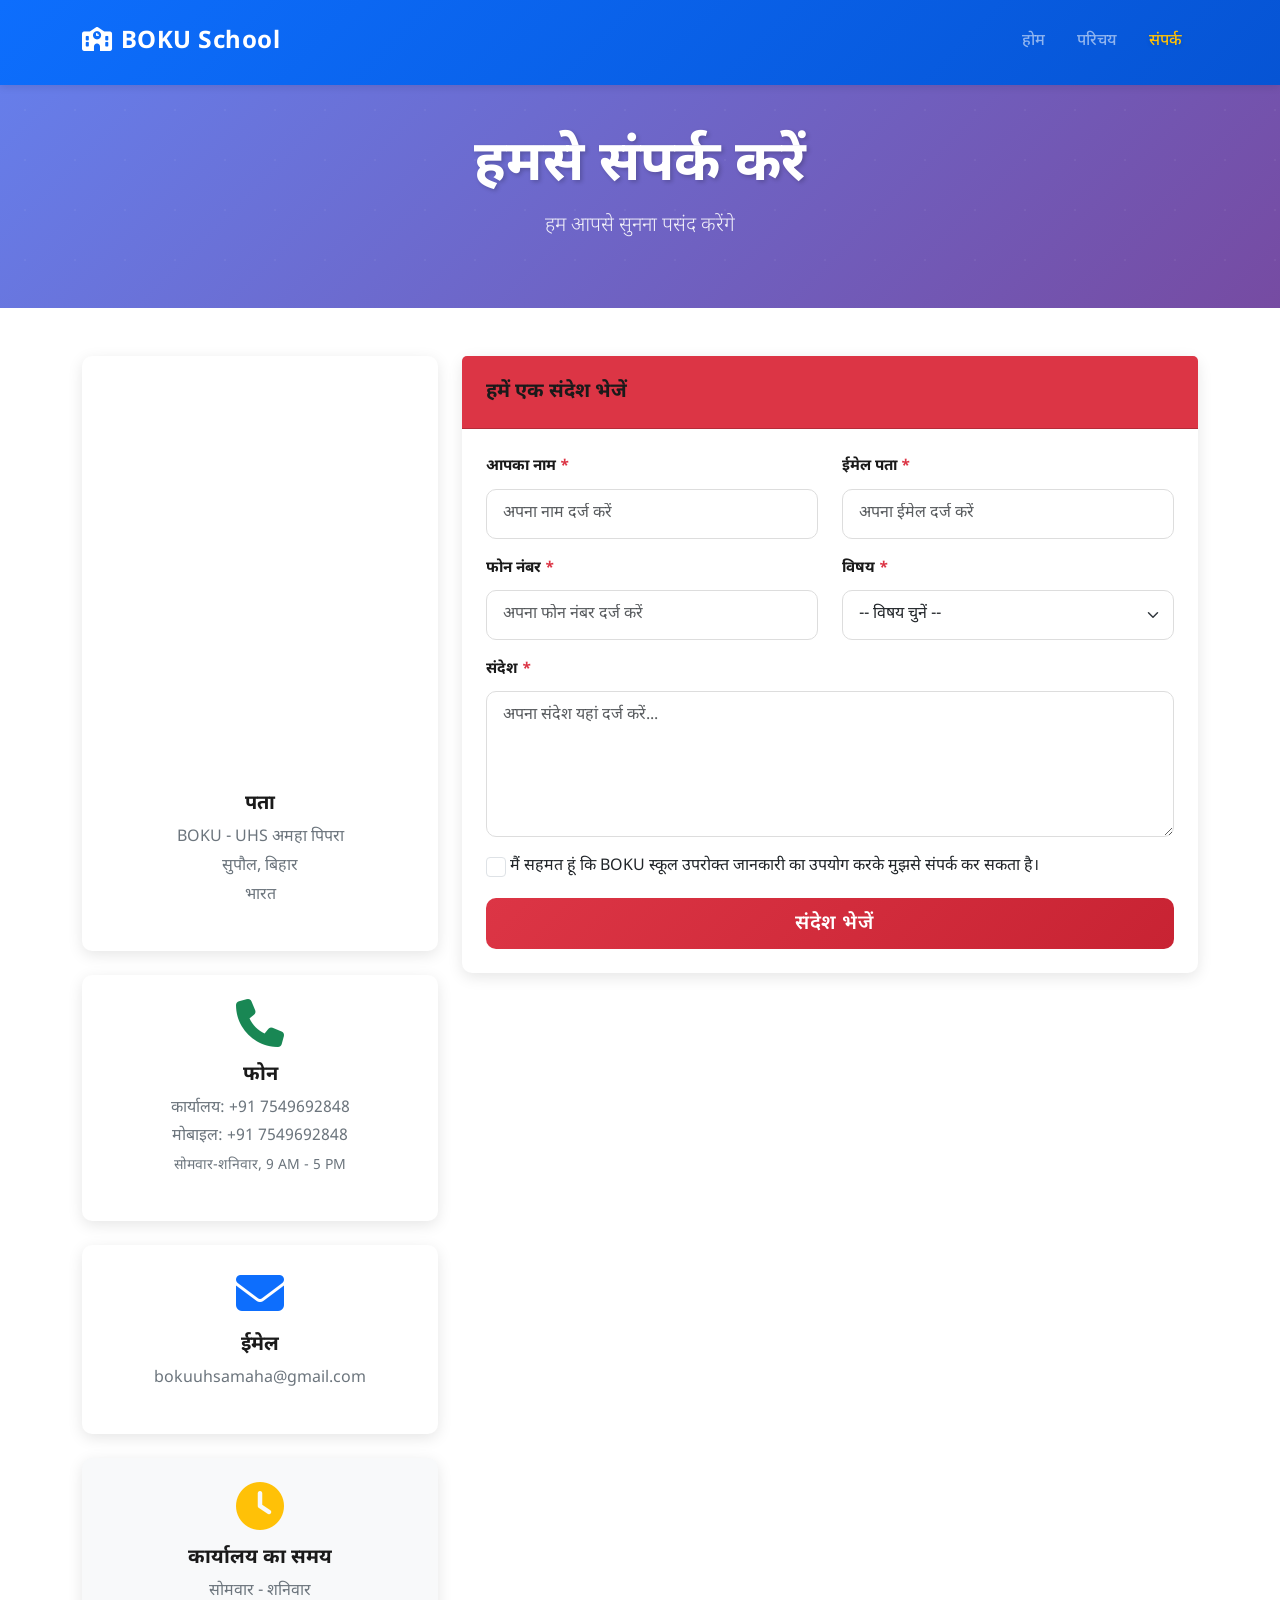
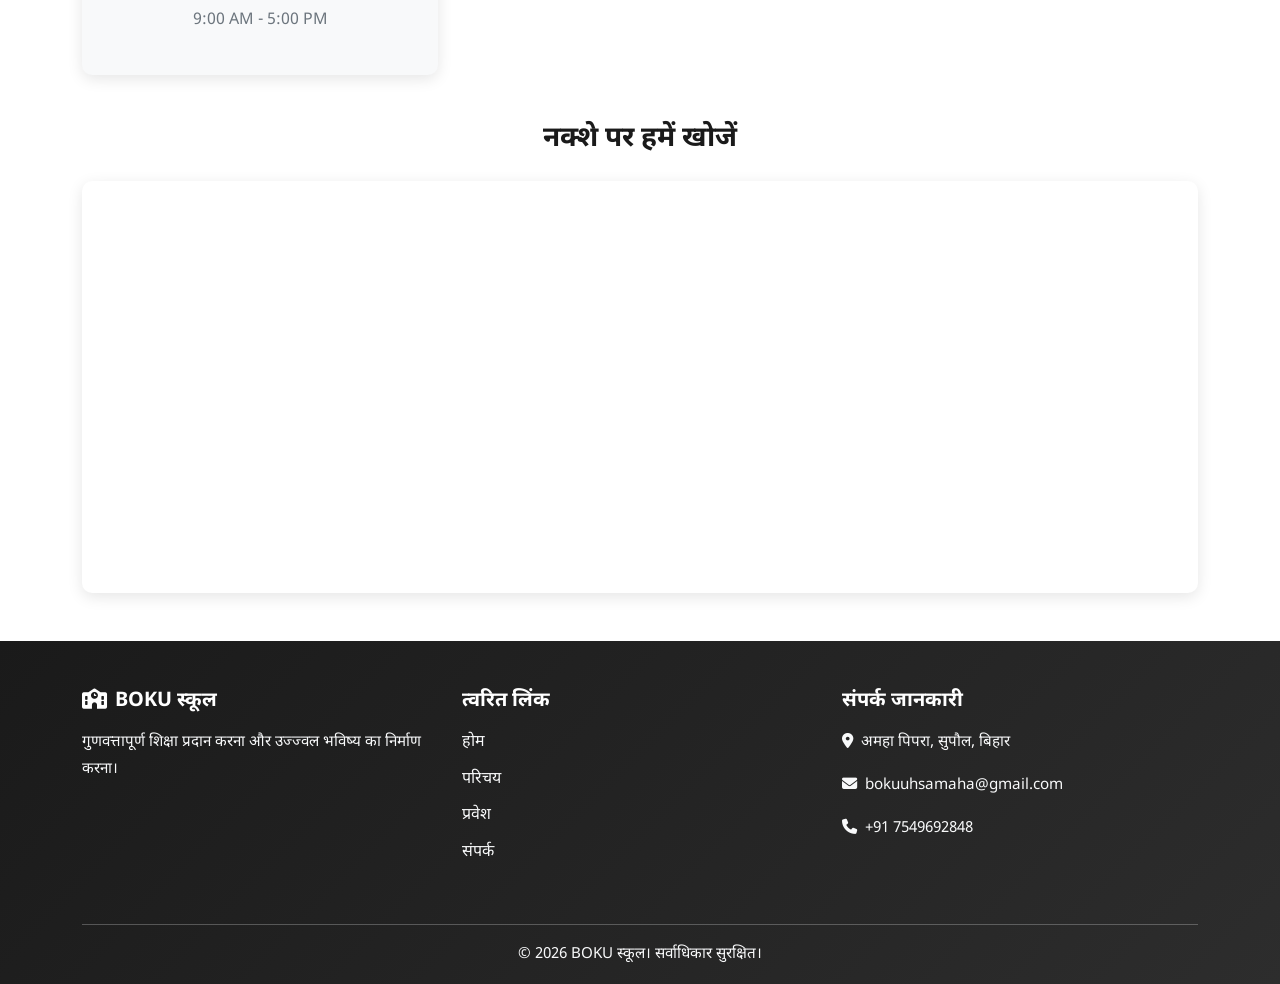
<file: contact.html>
<!DOCTYPE html>
<html lang="en">
<head>
    <meta charset="UTF-8">
    <meta name="viewport" content="width=device-width, initial-scale=1">
   
    <title>Contact BOKU School</title>

    <link href="https://cdn.jsdelivr.net/npm/bootstrap@5.3.0/dist/css/bootstrap.min.css" rel="stylesheet">
    <link rel="stylesheet" href="https://cdnjs.cloudflare.com/ajax/libs/font-awesome/6.5.0/css/all.min.css">
    <!-- Google Fonts with Hindi Support -->
    <link href="https://fonts.googleapis.com/css2?family=Noto+Sans+Devanagari:wght@400;600;700&family=Poppins:wght@300;400;600;700&display=swap" rel="stylesheet">
    <link rel="stylesheet" href="style.css">
</head>

<body class="d-flex flex-column min-vh-100">

<!-- ========== NAVBAR ========== -->
<nav class="navbar navbar-expand-lg navbar-dark bg-gradient shadow-sm sticky-top">
  <div class="container">
    <a class="navbar-brand fw-bold fs-4" href="index.html">
      <i class="fas fa-school me-2"></i>BOKU School
    </a>
    <button class="navbar-toggler" data-bs-toggle="collapse" data-bs-target="#navMenu">
      <span class="navbar-toggler-icon"></span>
    </button>
    <div class="collapse navbar-collapse" id="navMenu">
      <ul class="navbar-nav ms-auto">
        <li class="nav-item"><a class="nav-link" href="index.html">होम</a></li>
        <li class="nav-item"><a class="nav-link" href="about.html">परिचय</a></li>
        
        <li class="nav-item"><a class="nav-link active" href="contact.html">संपर्क</a></li>
      </ul>
    </div>
  </div>
</nav>

<!-- ========== PAGE HEADER ========== -->
<section class="page-header bg-danger text-white py-5">
  <div class="container text-center">
    <h1 class="display-4 fw-bold">हमसे संपर्क करें</h1>
    <p class="lead">हम आपसे सुनना पसंद करेंगे</p>
  </div>
</section>

<!-- ========== MAIN CONTENT ========== -->
<section class="py-5">
  <div class="container">
    
    <div class="row g-4">
      
      <!-- Contact Info -->
      <div class="col-lg-4">
        
        <div class="card shadow border-0 mb-4">
          <div class="card-body text-center p-4">
            <iframe src="https://www.google.com/maps/embed?pb=!1m18!1m12!1m3!1d3592.4637123456!2d86.2173556!3d26.1234567!2m3!1f0!2f0!3f0!3m2!1i1024!2i768!4f13.1!3m3!1m2!1s0x39ec60a2b3c4d4d5%3A0x1a2b3c4d5e6f7g8h!2sAMAHA%20PIPRA%2C%20SUPAUL!5e0!3m2!1sen!2sin!4v1655000000000" width="100%" height="400" style="border:0;" allowfullscreen="" loading="lazy" referrerpolicy="no-referrer-when-downgrade"></iframe>
            <h5 class="fw-bold">पता</h5>
            <p class="text-muted">
              BOKU - UHS अमहा पिपरा<br>
              सुपौल, बिहार<br>
              भारत
            </p>
          </div>
        </div>

        <div class="card shadow border-0 mb-4">
          <div class="card-body text-center p-4">
            <i class="fas fa-phone fa-3x text-success mb-3"></i>
            <h5 class="fw-bold">फोन</h5>
            <p class="text-muted">
              कार्यालय: +91 7549692848<br>
              मोबाइल: +91 7549692848<br>
              <small class="text-muted">सोमवार-शनिवार, 9 AM - 5 PM</small>
            </p>
          </div>
        </div>

        <div class="card shadow border-0 mb-4">
          <div class="card-body text-center p-4">
            <i class="fas fa-envelope fa-3x text-primary mb-3"></i>
            <h5 class="fw-bold">ईमेल</h5>
            <p class="text-muted">
              bokuuhsamaha@gmail.com<br>
              
            </p>
          </div>
        </div>

        <div class="card shadow border-0 bg-light">
          <div class="card-body text-center p-4">
            <i class="fas fa-clock fa-3x text-warning mb-3"></i>
            <h5 class="fw-bold">कार्यालय का समय</h5>
            <p class="text-muted">
              सोमवार - शनिवार<br>
              9:00 AM - 5:00 PM<br>
              
            </p>
          </div>
        </div>

      </div>

      <!-- Contact Form -->
      <div class="col-lg-8">
        <div class="card shadow border-0">
          <div class="card-header bg-danger text-white">
            <h5 class="fw-bold mb-0">हमें एक संदेश भेजें</h5>
          </div>
          <div class="card-body p-4">
            <form id="contactForm">
              
              <div class="row">
                <div class="col-md-6 mb-3">
                  <label for="contactName" class="form-label fw-bold">आपका नाम <span class="text-danger">*</span></label>
                  <input type="text" class="form-control" id="contactName" placeholder="अपना नाम दर्ज करें" required>
                </div>
                <div class="col-md-6 mb-3">
                  <label for="contactEmail" class="form-label fw-bold">ईमेल पता <span class="text-danger">*</span></label>
                  <input type="email" class="form-control" id="contactEmail" placeholder="अपना ईमेल दर्ज करें" required>
                </div>
              </div>

              <div class="row">
                <div class="col-md-6 mb-3">
                  <label for="contactPhone" class="form-label fw-bold">फोन नंबर <span class="text-danger">*</span></label>
                  <input type="tel" class="form-control" id="contactPhone" placeholder="अपना फोन नंबर दर्ज करें" required>
                </div>
                <div class="col-md-6 mb-3">
                  <label for="subject" class="form-label fw-bold">विषय <span class="text-danger">*</span></label>
                  <select class="form-select" id="subject" required>
                    <option value="">-- विषय चुनें --</option>
                    <option value="Admission Inquiry">प्रवेश पूछताछ</option>
                    <option value="General Question">सामान्य प्रश्न</option>
                    <option value="Feedback">प्रतिक्रिया</option>
                    <option value="Other">अन्य</option>
                  </select>
                </div>
              </div>

              <div class="mb-3">
                <label for="message" class="form-label fw-bold">संदेश <span class="text-danger">*</span></label>
                <textarea class="form-control" id="message" rows="5" placeholder="अपना संदेश यहां दर्ज करें..." required></textarea>
              </div>

              <div class="mb-3">
                <div class="form-check">
                  <input class="form-check-input" type="checkbox" id="contactTerms" required>
                  <label class="form-check-label" for="contactTerms">
                    मैं सहमत हूं कि BOKU स्कूल उपरोक्त जानकारी का उपयोग करके मुझसे संपर्क कर सकता है।
                  </label>
                </div>
              </div>

              <div class="d-grid gap-2">
                <button type="submit" class="btn btn-danger btn-lg">
                  <i class="fas fa-send me-2"></i>संदेश भेजें
                </button>
              </div>

            </form>
          </div>
        </div>
      </div>

    </div>

    <!-- Map Section -->
    <div class="row mt-5">
      <div class="col-12">
        <h3 class="fw-bold mb-4 text-center">नक्शे पर हमें खोजें</h3>
        <div class="card shadow border-0">
          <div class="card-body p-0">
            <iframe src="https://www.google.com/maps/embed?pb=!1m18!1m12!1m3!1d3592.4637123456!2d86.2173556!3d26.1234567!2m3!1f0!2f0!3f0!3m2!1i1024!2i768!4f13.1!3m3!1m2!1s0x39ec60a2b3c4d4d5%3A0x1a2b3c4d5e6f7g8h!2sAMAHA%20PIPRA%2C%20SUPAUL!5e0!3m2!1sen!2sin!4v1655000000000" width="100%" height="400" style="border:0;" allowfullscreen="" loading="lazy" referrerpolicy="no-referrer-when-downgrade"></iframe>
          </div>
        </div>
      </div>
    </div>

  </div>
</section>

<!-- ========== FOOTER ========== -->
<footer class="bg-dark text-white pt-5 pb-3 mt-auto">
  <div class="container">
    <div class="row">
      <div class="col-md-4 mb-4">
        <h5 class="fw-bold mb-3"><i class="fas fa-school me-2"></i>BOKU स्कूल</h5>
        <p class="text-light">गुणवत्तापूर्ण शिक्षा प्रदान करना और उज्ज्वल भविष्य का निर्माण करना।</p>
      </div>
      <div class="col-md-4 mb-4">
        <h5 class="fw-bold mb-3">त्वरित लिंक</h5>
        <ul class="list-unstyled">
          <li><a href="index.html" class="text-decoration-none text-light hover-link">होम</a></li>
          <li><a href="about.html" class="text-decoration-none text-light hover-link">परिचय</a></li>
          <li><a href="admission.html" class="text-decoration-none text-light hover-link">प्रवेश</a></li>
          <li><a href="contact.html" class="text-decoration-none text-light hover-link">संपर्क</a></li>
        </ul>
      </div>
      <div class="col-md-4 mb-4">
        <h5 class="fw-bold mb-3">संपर्क जानकारी</h5>
        <p class="text-light"><i class="fas fa-map-marker-alt me-2"></i>अमहा पिपरा, सुपौल, बिहार</p>
        <p class="text-light"><i class="fas fa-envelope me-2"></i>bokuuhsamaha@gmail.com</p>
        <p class="text-light"><i class="fas fa-phone me-2"></i>+91 7549692848</p>
      </div>
    </div>
    <hr class="bg-light">
    <div class="text-center">
      <p class="mb-0 text-light">&copy; 2026 BOKU स्कूल। सर्वाधिकार सुरक्षित।</p>
    </div>
  </div>
</footer>

<script src="https://cdn.jsdelivr.net/npm/bootstrap@5.3.0/dist/js/bootstrap.bundle.min.js"></script>
<script>
  document.getElementById('contactForm').addEventListener('submit', function(e) {
    e.preventDefault();
    alert('Thank you for contacting us! We will get back to you soon.');
    this.reset();
  });
</script>

</body>
</html>
</file>
<file: style.css>
/* ========================================
   BOKU SCHOOL - MODERN DESIGN CSS
   ======================================== */

:root {
  --primary-color: #0d6efd;
  --success-color: #198754;
  --danger-color: #dc3545;
  --warning-color: #ffc107;
  --dark-color: #212529;
  --light-color: #f8f9fa;
  --text-muted: #6c757d;
  --border-radius: 10px;
  --box-shadow: 0 4px 15px rgba(0, 0, 0, 0.1);
}

/* ========== GENERAL STYLES ========== */
* {
  margin: 0;
  padding: 0;
  box-sizing: border-box;
}

html, body {
  font-family: 'Noto Sans Devanagari', 'Poppins', sans-serif;
  line-height: 1.8;
  color: #333;
  scroll-behavior: smooth;
}

h1, h2, h3, h4, h5, h6 {
  font-family: 'Noto Sans Devanagari', 'Playfair Display', serif;
  color: #1a1a1a;
}

p {
  color: #555;
}

/* ========== NAVBAR ========== */
.navbar {
  background: linear-gradient(135deg, #0d6efd 0%, #0654d4 100%) !important;
  padding: 1rem 0;
  box-shadow: 0 2px 8px rgba(0, 0, 0, 0.1);
}

.navbar-brand {
  font-size: 1.5rem !important;
  font-weight: 700 !important;
  letter-spacing: 0.5px;
  transition: all 0.3s ease;
}

.navbar-brand:hover {
  transform: scale(1.05);
}

.navbar-nav .nav-link {
  margin: 0 0.5rem;
  transition: all 0.3s ease;
  font-weight: 500;
}

.navbar-nav .nav-link:hover,
.navbar-nav .nav-link.active {
  color: #ffc107 !important;
  text-shadow: 0 2px 4px rgba(0, 0, 0, 0.1);
}

/* ========== HERO SECTION ========== */
.hero-section {
  min-height: 100vh;
  background: linear-gradient(135deg, #667eea 0%, #764ba2 100%);
  position: relative;
  overflow: hidden;
}

.hero-section::before {
  content: '';
  position: absolute;
  top: 0;
  left: 0;
  right: 0;
  bottom: 0;
  background: url('images/school.jpg');
  background-size: cover;
  background-position: center;
  opacity: 0.3;
  z-index: 0;
}

.hero-section > .container {
  position: relative;
  z-index: 1;
}

.hero-section h1 {
  color: white;
  font-size: 3.5rem;
  font-weight: 800;
  text-shadow: 2px 2px 4px rgba(0, 0, 0, 0.3);
  animation: slideInDown 0.8s ease;
}

.hero-section .lead {
  color: #f0f0f0;
  font-size: 1.5rem;
  text-shadow: 1px 1px 2px rgba(0, 0, 0, 0.2);
  animation: slideInUp 0.8s ease;
}

.hero-section .btn {
  transition: all 0.3s ease;
  font-weight: 600;
  padding: 0.75rem 2rem;
  border-radius: var(--border-radius);
}

.hero-section .btn:hover {
  transform: translateY(-3px);
  box-shadow: 0 8px 20px rgba(0, 0, 0, 0.2);
}

/* ========== HIGHLIGHTS SECTION ========== */
.highlights {
  background: white;
  padding: 60px 0;
}

.highlight-card {
  padding: 30px;
  border-radius: var(--border-radius);
  transition: all 0.3s ease;
}

.highlight-card:hover {
  transform: translateY(-10px);
  box-shadow: var(--box-shadow);
}

.highlight-card i {
  transition: all 0.3s ease;
}

.highlight-card:hover i {
  transform: scale(1.2) rotate(5deg);
}

/* ========== GALLERY SECTION ========== */
.gallery-section {
  background: white;
  padding: 60px 0;
}

.gallery-item {
  position: relative;
  overflow: hidden;
  border-radius: var(--border-radius);
  height: 280px;
}

.gallery-item img {
  width: 100%;
  height: 100%;
  object-fit: cover;
  transition: all 0.4s ease;
}

.gallery-item:hover img {
  transform: scale(1.1) rotate(2deg);
  filter: brightness(0.8);
}

.gallery-item .overlay {
  position: absolute;
  top: 0;
  left: 0;
  right: 0;
  bottom: 0;
  background: rgba(13, 110, 253, 0.8);
  display: flex;
  align-items: center;
  justify-content: center;
  opacity: 0;
  transition: all 0.3s ease;
}

.gallery-item:hover .overlay {
  opacity: 1;
}

.gallery-item .overlay h5 {
  color: white;
  font-size: 1.5rem;
  margin: 0;
}

/* ========== EVENTS SECTION ========== */
.events-section {
  background: linear-gradient(135deg, #f5f7fa 0%, #c3cfe2 100%);
  padding: 60px 0;
}

.event-card {
  background: white;
  border-radius: var(--border-radius);
  overflow: hidden;
  transition: all 0.3s ease;
  height: 100%;
}

.event-card:hover {
  transform: translateY(-8px);
  box-shadow: 0 15px 30px rgba(0, 0, 0, 0.15);
}

.event-image {
  position: relative;
  height: 200px;
  overflow: hidden;
}

.event-image img {
  width: 100%;
  height: 100%;
  object-fit: cover;
  transition: all 0.3s ease;
}

.event-card:hover .event-image img {
  transform: scale(1.08);
}

.event-badge {
  position: absolute;
  top: 15px;
  right: 15px;
  background: linear-gradient(135deg, #0d6efd, #0654d4);
  color: white;
  padding: 0.4rem 1rem;
  border-radius: 20px;
  font-size: 0.8rem;
  font-weight: 600;
}

.event-content {
  background: white;
}

.event-content h5 {
  color: #1a1a1a;
  margin-bottom: 10px;
}

.event-content p {
  font-size: 0.95rem;
}

/* ========== INFRASTRUCTURE SECTION ========== */
.infrastructure-section {
  background: white;
  padding: 60px 0;
}

.infrastructure-section img {
  border-radius: var(--border-radius);
  animation: slideInLeft 0.8s ease;
}

.infrastructure-section h3 {
  font-size: 2rem;
  color: #1a1a1a;
  margin-bottom: 15px;
}

.infrastructure-section ul li {
  font-size: 1rem;
  color: #555;
  margin-bottom: 12px;
}

.infrastructure-section ul li i {
  color: var(--success-color);
  font-size: 1.2rem;
}

/* ========== FACILITY GALLERY ========== */
.facility-gallery-item {
  transition: all 0.3s ease;
  padding: 10px;
}

.facility-gallery-item img {
  transition: all 0.3s ease;
  height: 250px;
  object-fit: cover;
  border-radius: var(--border-radius);
}

.facility-gallery-item:hover img {
  transform: scale(1.05);
  filter: brightness(0.9);
  box-shadow: 0 12px 24px rgba(0, 0, 0, 0.2);
}

.facility-gallery-item h6 {
  font-size: 1.1rem;
  color: #1a1a1a;
}

.facility-gallery-item:hover h6 {
  color: var(--primary-color);
}

.feature-card {
  background: white;
  border-radius: var(--border-radius);
  padding: 25px;
  transition: all 0.3s ease;
  border: none;
  overflow: hidden;
}

.feature-card::before {
  content: '';
  position: absolute;
  top: 0;
  left: 0;
  right: 0;
  height: 4px;
  background: linear-gradient(90deg, #0d6efd, #198754);
  transform: scaleX(0);
  transition: transform 0.3s ease;
}

.feature-card:hover {
  transform: translateY(-8px);
  box-shadow: 0 10px 25px rgba(0, 0, 0, 0.15);
}

.feature-card:hover::before {
  transform: scaleX(1);
}

.feature-icon {
  font-size: 2.5rem;
  height: 60px;
  width: 60px;
  display: flex;
  align-items: center;
  justify-content: center;
  background: rgba(13, 110, 253, 0.1);
  border-radius: 10px;
  margin-bottom: 15px;
}

.feature-card h6 {
  color: #1a1a1a;
  font-size: 1.1rem;
}

/* ========== ABOUT PREVIEW SECTION ========== */
.about-preview {
  padding: 80px 0;
  background: white;
}

.about-preview img {
  border-radius: var(--border-radius);
  animation: slideInLeft 0.8s ease;
}

.about-preview h2 {
  font-size: 2.5rem;
  margin-bottom: 20px;
  animation: slideInRight 0.8s ease;
}

.about-preview ul li {
  font-size: 1.1rem;
  animation: fadeInUp 0.8s ease;
}

/* ========== PAGE HEADER ========== */
.page-header {
  padding: 80px 0;
  background: linear-gradient(135deg, #667eea 0%, #764ba2 100%);
  position: relative;
  overflow: hidden;
}

.page-header::before {
  content: '';
  position: absolute;
  top: 0;
  left: 0;
  right: 0;
  bottom: 0;
  background: radial-gradient(circle, rgba(255,255,255,0.1) 1px, transparent 1px);
  background-size: 50px 50px;
  opacity: 0.5;
}

.page-header h1 {
  color: white;
  font-weight: 800;
  text-shadow: 2px 2px 4px rgba(0, 0, 0, 0.2);
}

.page-header .lead {
  color: rgba(255, 255, 255, 0.9);
}

/* ========== CTA SECTION ========== */
.cta-section {
  background: linear-gradient(135deg, #667eea 0%, #764ba2 100%);
  padding: 60px 0;
}

.cta-section h2 {
  color: white;
  font-size: 2.5rem;
  margin-bottom: 15px;
}

.cta-section p {
  color: rgba(255, 255, 255, 0.9);
}

/* ========== CARDS ========== */
.card {
  border-radius: var(--border-radius);
  transition: all 0.3s ease;
  border: none;
}

.card:hover {
  transform: translateY(-5px);
  box-shadow: var(--box-shadow);
}

.card-header {
  border-radius: var(--border-radius) var(--border-radius) 0 0;
  padding: 1.5rem;
  font-weight: 600;
}

/* ========== FORMS ========== */
.form-control,
.form-select {
  border-radius: var(--border-radius);
  border: 1px solid #ddd;
  padding: 0.75rem 1rem;
  font-size: 1rem;
  transition: all 0.3s ease;
}

.form-control:focus,
.form-select:focus {
  border-color: var(--primary-color);
  box-shadow: 0 0 0 0.2rem rgba(13, 110, 253, 0.15);
  transform: translateY(-2px);
}

.form-label {
  color: #1a1a1a;
  margin-bottom: 0.5rem;
  font-size: 0.95rem;
}

.form-check-input {
  border-radius: 4px;
  width: 1.25em;
  height: 1.25em;
}

.form-check-input:checked {
  background-color: var(--primary-color);
  border-color: var(--primary-color);
}

/* ========== BUTTONS ========== */
.btn {
  border-radius: var(--border-radius);
  padding: 0.65rem 1.5rem;
  font-weight: 600;
  letter-spacing: 0.5px;
  transition: all 0.3s ease;
  border: none;
}

.btn-primary {
  background: linear-gradient(135deg, #0d6efd, #0654d4);
}

.btn-primary:hover {
  transform: translateY(-3px);
  box-shadow: 0 8px 20px rgba(13, 110, 253, 0.3);
}

.btn-success {
  background: linear-gradient(135deg, #198754, #137547);
}

.btn-success:hover {
  transform: translateY(-3px);
  box-shadow: 0 8px 20px rgba(25, 135, 84, 0.3);
}

.btn-danger {
  background: linear-gradient(135deg, #dc3545, #c82333);
}

.btn-danger:hover {
  transform: translateY(-3px);
  box-shadow: 0 8px 20px rgba(220, 53, 69, 0.3);
}

.btn-warning {
  background: linear-gradient(135deg, #ffc107, #ffb300);
  color: #333 !important;
}

.btn-warning:hover {
  color: #333 !important;
  transform: translateY(-3px);
  box-shadow: 0 8px 20px rgba(255, 193, 7, 0.3);
}

.btn-light {
  background: white;
  color: #333;
  border: 2px solid white;
}

.btn-light:hover {
  background: transparent;
  color: white;
  transform: translateY(-3px);
}

/* ========== FOOTER ========== */
footer {
  background: linear-gradient(135deg, #1a1a1a, #2d2d2d) !important;
  color: #fff;
}

footer h5 {
  color: white;
  font-weight: 700;
  margin-bottom: 1rem;
}

footer p {
  color: #ddd;
  font-size: 0.95rem;
  line-height: 1.8;
}

footer a {
  color: #ddd;
  transition: all 0.3s ease;
}

footer a:hover {
  color: #ffc107;
  text-decoration: none;
  padding-left: 5px;
}

footer ul li {
  margin-bottom: 0.5rem;
}

footer hr {
  border-top: 1px solid rgba(255, 255, 255, 0.1);
}

/* ========== ANIMATIONS ========== */
@keyframes slideInDown {
  from {
    opacity: 0;
    transform: translateY(-30px);
  }
  to {
    opacity: 1;
    transform: translateY(0);
  }
}

@keyframes slideInUp {
  from {
    opacity: 0;
    transform: translateY(30px);
  }
  to {
    opacity: 1;
    transform: translateY(0);
  }
}

@keyframes slideInLeft {
  from {
    opacity: 0;
    transform: translateX(-30px);
  }
  to {
    opacity: 1;
    transform: translateX(0);
  }
}

@keyframes slideInRight {
  from {
    opacity: 0;
    transform: translateX(30px);
  }
  to {
    opacity: 1;
    transform: translateX(0);
  }
}

@keyframes fadeInUp {
  from {
    opacity: 0;
    transform: translateY(20px);
  }
  to {
    opacity: 1;
    transform: translateY(0);
  }
}

/* ========== RESPONSIVE DESIGN ========== */
@media (max-width: 768px) {
  .hero-section h1 {
    font-size: 2.5rem;
  }

  .page-header h1 {
    font-size: 2rem;
  }

  .hero-section .lead {
    font-size: 1.2rem;
  }

  .navbar-brand {
    font-size: 1.2rem !important;
  }

  .features-section {
    padding: 40px 0;
  }

  .about-preview {
    padding: 40px 0;
  }

  .about-preview h2 {
    font-size: 1.8rem;
    margin-top: 20px;
  }

  .cta-section h2 {
    font-size: 1.8rem;
  }

  .highlight-card,
  .feature-card {
    padding: 20px;
  }
}

@media (max-width: 576px) {
  .hero-section h1 {
    font-size: 1.8rem;
  }

  .hero-section {
    min-height: 80vh;
  }

  .hero-section .btn {
    width: 100%;
    margin: 0.5rem 0;
  }

  .page-header {
    padding: 40px 0;
  }

  .page-header h1 {
    font-size: 1.5rem;
  }

  .cta-section {
    padding: 40px 0;
  }

  .cta-section h2 {
    font-size: 1.5rem;
  }

  .card {
    margin-bottom: 1.5rem;
  }
}

/* ========== UTILITY CLASSES ========== */
.hover-link:hover {
  color: #ffc107 !important;
}

.text-muted {
  color: var(--text-muted) !important;
}

.shadow-sm {
  box-shadow: 0 2px 8px rgba(0, 0, 0, 0.1) !important;
}

.shadow {
  box-shadow: var(--box-shadow) !important;
}

/* ========== ACCESSIBILITY ========== */
a:focus,
button:focus,
input:focus,
select:focus,
textarea:focus {
  outline: none;
}

.btn:focus,
a:focus {
  box-shadow: 0 0 0 3px rgba(13, 110, 253, 0.25);
}
</file>
